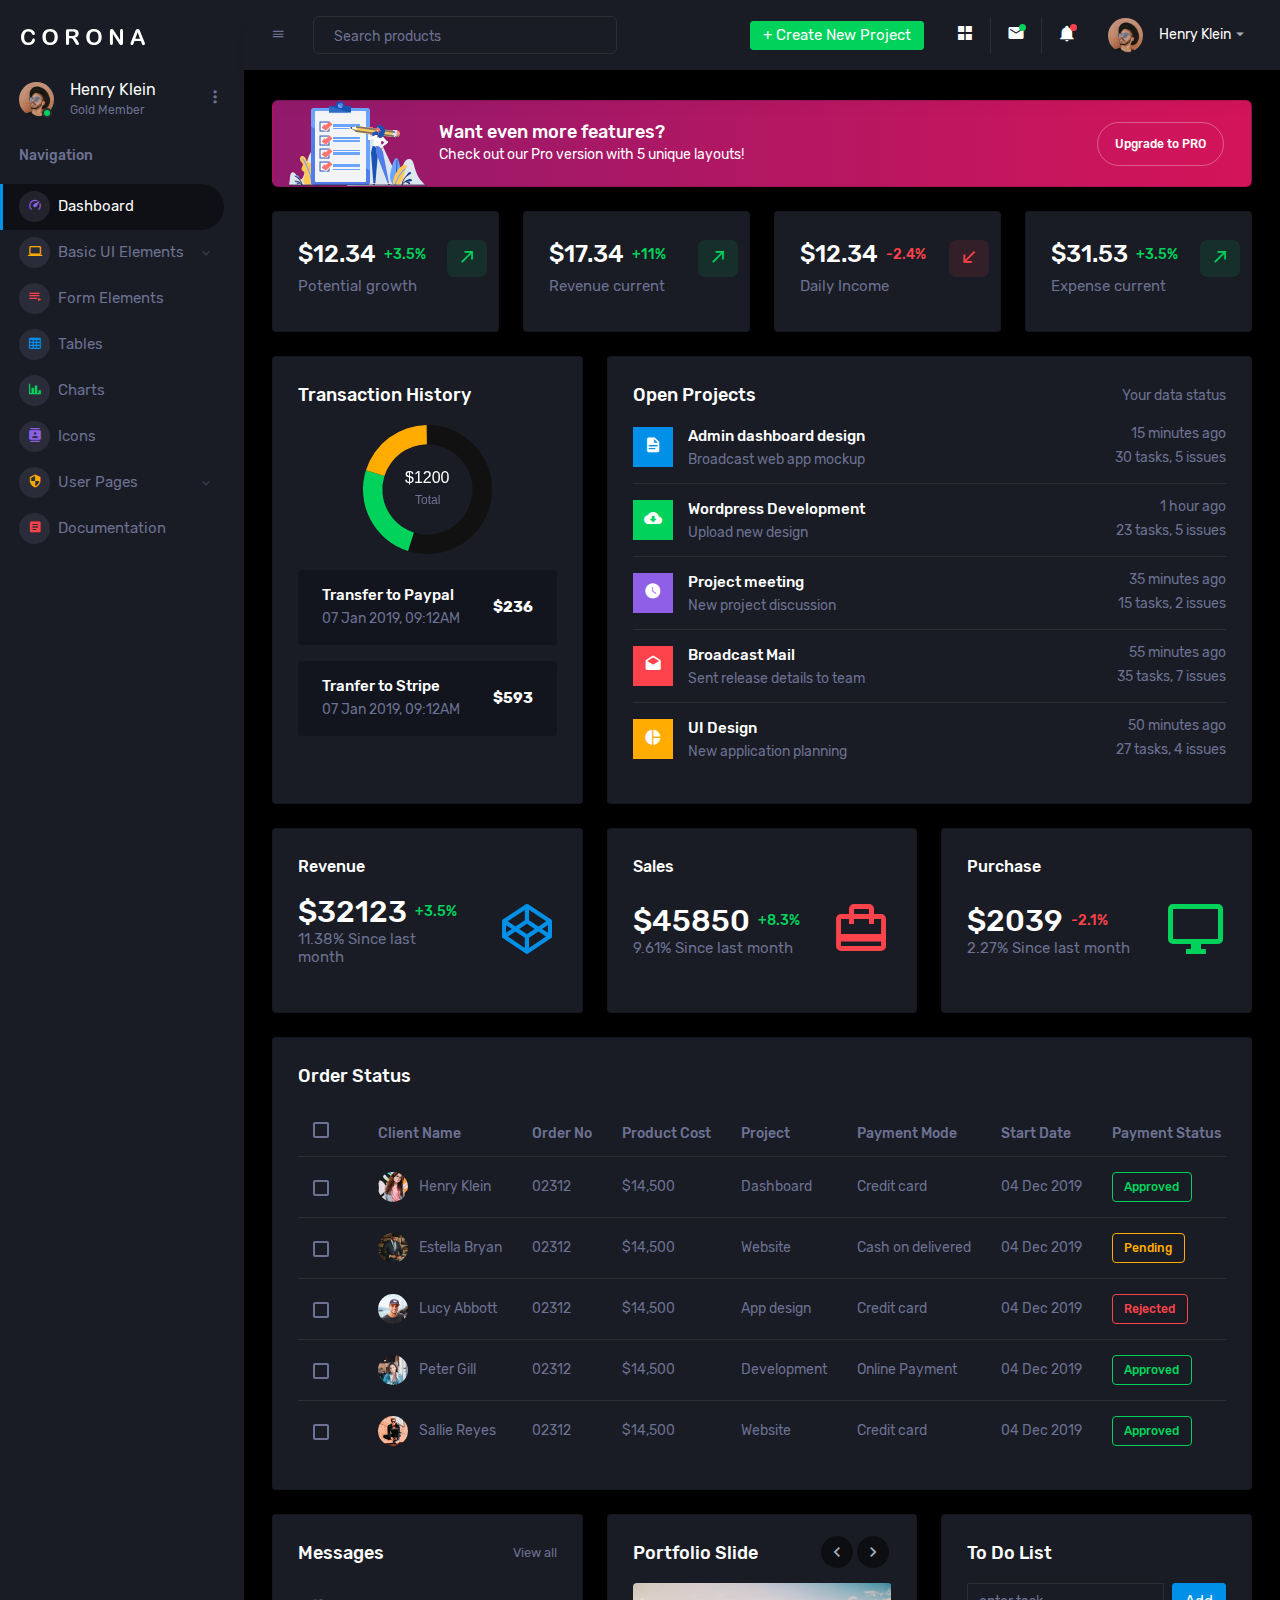
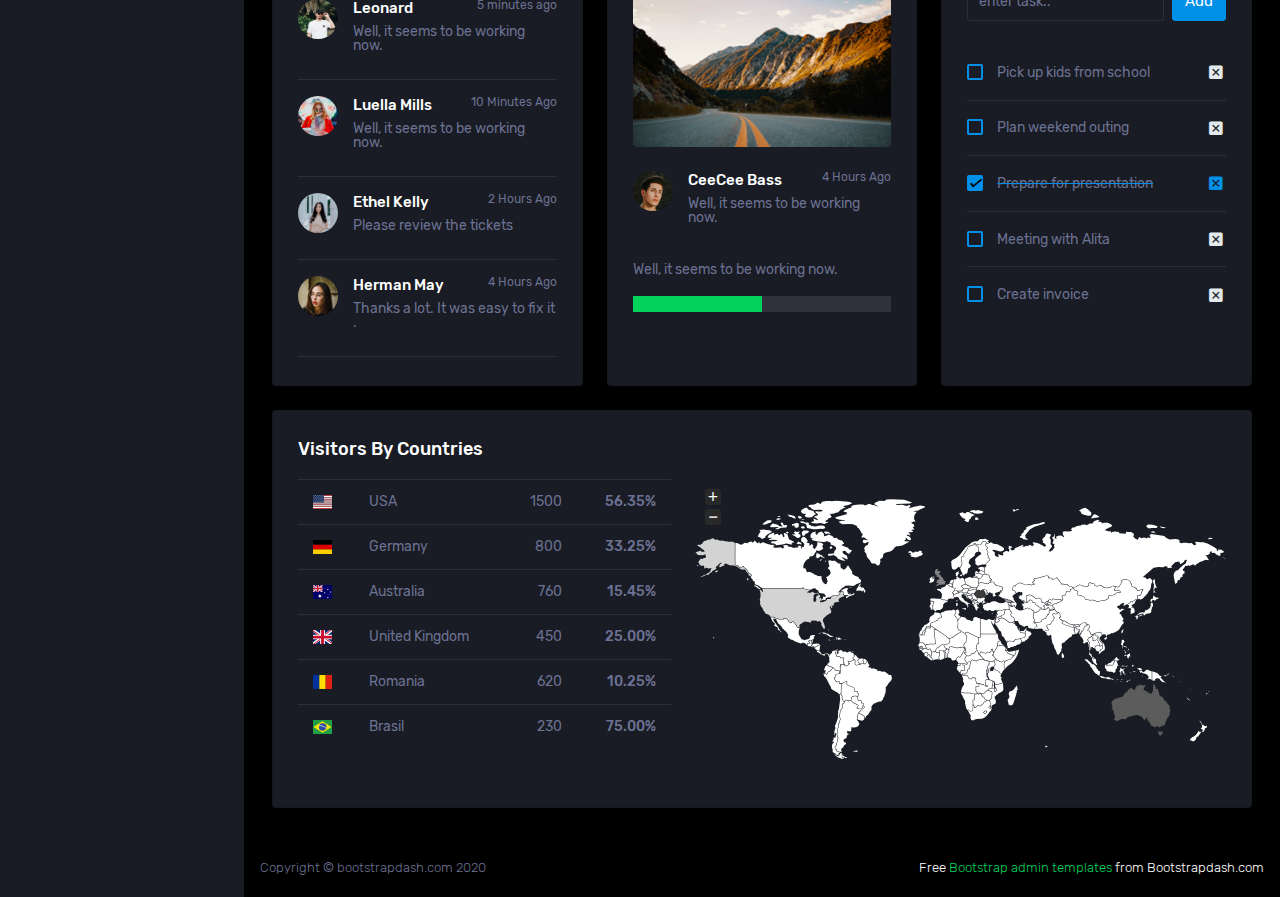
<file: public/admin/index.html>
<!DOCTYPE html>
<html lang="en">
  <head>
    <!-- Required meta tags -->
    <meta charset="utf-8">
    <meta name="viewport" content="width=device-width, initial-scale=1, shrink-to-fit=no">
    <title>Corona Admin</title>
    <!-- plugins:css -->
    <link rel="stylesheet" href="assets/vendors/mdi/css/materialdesignicons.min.css">
    <link rel="stylesheet" href="assets/vendors/css/vendor.bundle.base.css">
    <!-- endinject -->
    <!-- Plugin css for this page -->
    <link rel="stylesheet" href="assets/vendors/jvectormap/jquery-jvectormap.css">
    <link rel="stylesheet" href="assets/vendors/flag-icon-css/css/flag-icon.min.css">
    <link rel="stylesheet" href="assets/vendors/owl-carousel-2/owl.carousel.min.css">
    <link rel="stylesheet" href="assets/vendors/owl-carousel-2/owl.theme.default.min.css">
    <!-- End plugin css for this page -->
    <!-- inject:css -->
    <!-- endinject -->
    <!-- Layout styles -->
    <link rel="stylesheet" href="assets/css/style.css">
    <!-- End layout styles -->
    <link rel="shortcut icon" href="assets/images/favicon.png" />
  </head>
  <body>
    <div class="container-scroller">
      <!-- partial:partials/_sidebar.html -->
      <nav class="sidebar sidebar-offcanvas" id="sidebar">
        <div class="sidebar-brand-wrapper d-none d-lg-flex align-items-center justify-content-center fixed-top">
          <a class="sidebar-brand brand-logo" href="index.html"><img src="assets/images/logo.svg" alt="logo" /></a>
          <a class="sidebar-brand brand-logo-mini" href="index.html"><img src="assets/images/logo-mini.svg" alt="logo" /></a>
        </div>
        <ul class="nav">
          <li class="nav-item profile">
            <div class="profile-desc">
              <div class="profile-pic">
                <div class="count-indicator">
                  <img class="img-xs rounded-circle " src="assets/images/faces/face15.jpg" alt="">
                  <span class="count bg-success"></span>
                </div>
                <div class="profile-name">
                  <h5 class="mb-0 font-weight-normal">Henry Klein</h5>
                  <span>Gold Member</span>
                </div>
              </div>
              <a href="#" id="profile-dropdown" data-toggle="dropdown"><i class="mdi mdi-dots-vertical"></i></a>
              <div class="dropdown-menu dropdown-menu-right sidebar-dropdown preview-list" aria-labelledby="profile-dropdown">
                <a href="#" class="dropdown-item preview-item">
                  <div class="preview-thumbnail">
                    <div class="preview-icon bg-dark rounded-circle">
                      <i class="mdi mdi-settings text-primary"></i>
                    </div>
                  </div>
                  <div class="preview-item-content">
                    <p class="preview-subject ellipsis mb-1 text-small">Account settings</p>
                  </div>
                </a>
                <div class="dropdown-divider"></div>
                <a href="#" class="dropdown-item preview-item">
                  <div class="preview-thumbnail">
                    <div class="preview-icon bg-dark rounded-circle">
                      <i class="mdi mdi-onepassword  text-info"></i>
                    </div>
                  </div>
                  <div class="preview-item-content">
                    <p class="preview-subject ellipsis mb-1 text-small">Change Password</p>
                  </div>
                </a>
                <div class="dropdown-divider"></div>
                <a href="#" class="dropdown-item preview-item">
                  <div class="preview-thumbnail">
                    <div class="preview-icon bg-dark rounded-circle">
                      <i class="mdi mdi-calendar-today text-success"></i>
                    </div>
                  </div>
                  <div class="preview-item-content">
                    <p class="preview-subject ellipsis mb-1 text-small">To-do list</p>
                  </div>
                </a>
              </div>
            </div>
          </li>
          <li class="nav-item nav-category">
            <span class="nav-link">Navigation</span>
          </li>
          <li class="nav-item menu-items">
            <a class="nav-link" href="index.html">
              <span class="menu-icon">
                <i class="mdi mdi-speedometer"></i>
              </span>
              <span class="menu-title">Dashboard</span>
            </a>
          </li>
          <li class="nav-item menu-items">
            <a class="nav-link" data-toggle="collapse" href="#ui-basic" aria-expanded="false" aria-controls="ui-basic">
              <span class="menu-icon">
                <i class="mdi mdi-laptop"></i>
              </span>
              <span class="menu-title">Basic UI Elements</span>
              <i class="menu-arrow"></i>
            </a>
            <div class="collapse" id="ui-basic">
              <ul class="nav flex-column sub-menu">
                <li class="nav-item"> <a class="nav-link" href="pages/ui-features/buttons.html">Buttons</a></li>
                <li class="nav-item"> <a class="nav-link" href="pages/ui-features/dropdowns.html">Dropdowns</a></li>
                <li class="nav-item"> <a class="nav-link" href="pages/ui-features/typography.html">Typography</a></li>
              </ul>
            </div>
          </li>
          <li class="nav-item menu-items">
            <a class="nav-link" href="pages/forms/basic_elements.html">
              <span class="menu-icon">
                <i class="mdi mdi-playlist-play"></i>
              </span>
              <span class="menu-title">Form Elements</span>
            </a>
          </li>
          <li class="nav-item menu-items">
            <a class="nav-link" href="pages/tables/basic-table.html">
              <span class="menu-icon">
                <i class="mdi mdi-table-large"></i>
              </span>
              <span class="menu-title">Tables</span>
            </a>
          </li>
          <li class="nav-item menu-items">
            <a class="nav-link" href="pages/charts/chartjs.html">
              <span class="menu-icon">
                <i class="mdi mdi-chart-bar"></i>
              </span>
              <span class="menu-title">Charts</span>
            </a>
          </li>
          <li class="nav-item menu-items">
            <a class="nav-link" href="pages/icons/mdi.html">
              <span class="menu-icon">
                <i class="mdi mdi-contacts"></i>
              </span>
              <span class="menu-title">Icons</span>
            </a>
          </li>
          <li class="nav-item menu-items">
            <a class="nav-link" data-toggle="collapse" href="#auth" aria-expanded="false" aria-controls="auth">
              <span class="menu-icon">
                <i class="mdi mdi-security"></i>
              </span>
              <span class="menu-title">User Pages</span>
              <i class="menu-arrow"></i>
            </a>
            <div class="collapse" id="auth">
              <ul class="nav flex-column sub-menu">
                <li class="nav-item"> <a class="nav-link" href="pages/samples/blank-page.html"> Blank Page </a></li>
                <li class="nav-item"> <a class="nav-link" href="pages/samples/error-404.html"> 404 </a></li>
                <li class="nav-item"> <a class="nav-link" href="pages/samples/error-500.html"> 500 </a></li>
                <li class="nav-item"> <a class="nav-link" href="pages/samples/login.html"> Login </a></li>
                <li class="nav-item"> <a class="nav-link" href="pages/samples/register.html"> Register </a></li>
              </ul>
            </div>
          </li>
          <li class="nav-item menu-items">
            <a class="nav-link" href="http://www.bootstrapdash.com/demo/corona-free/jquery/documentation/documentation.html">
              <span class="menu-icon">
                <i class="mdi mdi-file-document-box"></i>
              </span>
              <span class="menu-title">Documentation</span>
            </a>
          </li>
        </ul>
      </nav>
      <!-- partial -->
      <div class="container-fluid page-body-wrapper">
        <!-- partial:partials/_navbar.html -->
        <nav class="navbar p-0 fixed-top d-flex flex-row">
          <div class="navbar-brand-wrapper d-flex d-lg-none align-items-center justify-content-center">
            <a class="navbar-brand brand-logo-mini" href="index.html"><img src="assets/images/logo-mini.svg" alt="logo" /></a>
          </div>
          <div class="navbar-menu-wrapper flex-grow d-flex align-items-stretch">
            <button class="navbar-toggler navbar-toggler align-self-center" type="button" data-toggle="minimize">
              <span class="mdi mdi-menu"></span>
            </button>
            <ul class="navbar-nav w-100">
              <li class="nav-item w-100">
                <form class="nav-link mt-2 mt-md-0 d-none d-lg-flex search">
                  <input type="text" class="form-control" placeholder="Search products">
                </form>
              </li>
            </ul>
            <ul class="navbar-nav navbar-nav-right">
              <li class="nav-item dropdown d-none d-lg-block">
                <a class="nav-link btn btn-success create-new-button" id="createbuttonDropdown" data-toggle="dropdown" aria-expanded="false" href="#">+ Create New Project</a>
                <div class="dropdown-menu dropdown-menu-right navbar-dropdown preview-list" aria-labelledby="createbuttonDropdown">
                  <h6 class="p-3 mb-0">Projects</h6>
                  <div class="dropdown-divider"></div>
                  <a class="dropdown-item preview-item">
                    <div class="preview-thumbnail">
                      <div class="preview-icon bg-dark rounded-circle">
                        <i class="mdi mdi-file-outline text-primary"></i>
                      </div>
                    </div>
                    <div class="preview-item-content">
                      <p class="preview-subject ellipsis mb-1">Software Development</p>
                    </div>
                  </a>
                  <div class="dropdown-divider"></div>
                  <a class="dropdown-item preview-item">
                    <div class="preview-thumbnail">
                      <div class="preview-icon bg-dark rounded-circle">
                        <i class="mdi mdi-web text-info"></i>
                      </div>
                    </div>
                    <div class="preview-item-content">
                      <p class="preview-subject ellipsis mb-1">UI Development</p>
                    </div>
                  </a>
                  <div class="dropdown-divider"></div>
                  <a class="dropdown-item preview-item">
                    <div class="preview-thumbnail">
                      <div class="preview-icon bg-dark rounded-circle">
                        <i class="mdi mdi-layers text-danger"></i>
                      </div>
                    </div>
                    <div class="preview-item-content">
                      <p class="preview-subject ellipsis mb-1">Software Testing</p>
                    </div>
                  </a>
                  <div class="dropdown-divider"></div>
                  <p class="p-3 mb-0 text-center">See all projects</p>
                </div>
              </li>
              <li class="nav-item nav-settings d-none d-lg-block">
                <a class="nav-link" href="#">
                  <i class="mdi mdi-view-grid"></i>
                </a>
              </li>
              <li class="nav-item dropdown border-left">
                <a class="nav-link count-indicator dropdown-toggle" id="messageDropdown" href="#" data-toggle="dropdown" aria-expanded="false">
                  <i class="mdi mdi-email"></i>
                  <span class="count bg-success"></span>
                </a>
                <div class="dropdown-menu dropdown-menu-right navbar-dropdown preview-list" aria-labelledby="messageDropdown">
                  <h6 class="p-3 mb-0">Messages</h6>
                  <div class="dropdown-divider"></div>
                  <a class="dropdown-item preview-item">
                    <div class="preview-thumbnail">
                      <img src="assets/images/faces/face4.jpg" alt="image" class="rounded-circle profile-pic">
                    </div>
                    <div class="preview-item-content">
                      <p class="preview-subject ellipsis mb-1">Mark send you a message</p>
                      <p class="text-muted mb-0"> 1 Minutes ago </p>
                    </div>
                  </a>
                  <div class="dropdown-divider"></div>
                  <a class="dropdown-item preview-item">
                    <div class="preview-thumbnail">
                      <img src="assets/images/faces/face2.jpg" alt="image" class="rounded-circle profile-pic">
                    </div>
                    <div class="preview-item-content">
                      <p class="preview-subject ellipsis mb-1">Cregh send you a message</p>
                      <p class="text-muted mb-0"> 15 Minutes ago </p>
                    </div>
                  </a>
                  <div class="dropdown-divider"></div>
                  <a class="dropdown-item preview-item">
                    <div class="preview-thumbnail">
                      <img src="assets/images/faces/face3.jpg" alt="image" class="rounded-circle profile-pic">
                    </div>
                    <div class="preview-item-content">
                      <p class="preview-subject ellipsis mb-1">Profile picture updated</p>
                      <p class="text-muted mb-0"> 18 Minutes ago </p>
                    </div>
                  </a>
                  <div class="dropdown-divider"></div>
                  <p class="p-3 mb-0 text-center">4 new messages</p>
                </div>
              </li>
              <li class="nav-item dropdown border-left">
                <a class="nav-link count-indicator dropdown-toggle" id="notificationDropdown" href="#" data-toggle="dropdown">
                  <i class="mdi mdi-bell"></i>
                  <span class="count bg-danger"></span>
                </a>
                <div class="dropdown-menu dropdown-menu-right navbar-dropdown preview-list" aria-labelledby="notificationDropdown">
                  <h6 class="p-3 mb-0">Notifications</h6>
                  <div class="dropdown-divider"></div>
                  <a class="dropdown-item preview-item">
                    <div class="preview-thumbnail">
                      <div class="preview-icon bg-dark rounded-circle">
                        <i class="mdi mdi-calendar text-success"></i>
                      </div>
                    </div>
                    <div class="preview-item-content">
                      <p class="preview-subject mb-1">Event today</p>
                      <p class="text-muted ellipsis mb-0"> Just a reminder that you have an event today </p>
                    </div>
                  </a>
                  <div class="dropdown-divider"></div>
                  <a class="dropdown-item preview-item">
                    <div class="preview-thumbnail">
                      <div class="preview-icon bg-dark rounded-circle">
                        <i class="mdi mdi-settings text-danger"></i>
                      </div>
                    </div>
                    <div class="preview-item-content">
                      <p class="preview-subject mb-1">Settings</p>
                      <p class="text-muted ellipsis mb-0"> Update dashboard </p>
                    </div>
                  </a>
                  <div class="dropdown-divider"></div>
                  <a class="dropdown-item preview-item">
                    <div class="preview-thumbnail">
                      <div class="preview-icon bg-dark rounded-circle">
                        <i class="mdi mdi-link-variant text-warning"></i>
                      </div>
                    </div>
                    <div class="preview-item-content">
                      <p class="preview-subject mb-1">Launch Admin</p>
                      <p class="text-muted ellipsis mb-0"> New admin wow! </p>
                    </div>
                  </a>
                  <div class="dropdown-divider"></div>
                  <p class="p-3 mb-0 text-center">See all notifications</p>
                </div>
              </li>
              <li class="nav-item dropdown">
                <a class="nav-link" id="profileDropdown" href="#" data-toggle="dropdown">
                  <div class="navbar-profile">
                    <img class="img-xs rounded-circle" src="assets/images/faces/face15.jpg" alt="">
                    <p class="mb-0 d-none d-sm-block navbar-profile-name">Henry Klein</p>
                    <i class="mdi mdi-menu-down d-none d-sm-block"></i>
                  </div>
                </a>
                <div class="dropdown-menu dropdown-menu-right navbar-dropdown preview-list" aria-labelledby="profileDropdown">
                  <h6 class="p-3 mb-0">Profile</h6>
                  <div class="dropdown-divider"></div>
                  <a class="dropdown-item preview-item">
                    <div class="preview-thumbnail">
                      <div class="preview-icon bg-dark rounded-circle">
                        <i class="mdi mdi-settings text-success"></i>
                      </div>
                    </div>
                    <div class="preview-item-content">
                      <p class="preview-subject mb-1">Settings</p>
                    </div>
                  </a>
                  <div class="dropdown-divider"></div>
                  <a class="dropdown-item preview-item">
                    <div class="preview-thumbnail">
                      <div class="preview-icon bg-dark rounded-circle">
                        <i class="mdi mdi-logout text-danger"></i>
                      </div>
                    </div>
                    <div class="preview-item-content">
                      <p class="preview-subject mb-1">Log out</p>
                    </div>
                  </a>
                  <div class="dropdown-divider"></div>
                  <p class="p-3 mb-0 text-center">Advanced settings</p>
                </div>
              </li>
            </ul>
            <button class="navbar-toggler navbar-toggler-right d-lg-none align-self-center" type="button" data-toggle="offcanvas">
              <span class="mdi mdi-format-line-spacing"></span>
            </button>
          </div>
        </nav>
        <!-- partial -->
        <div class="main-panel">
          <div class="content-wrapper">
            <div class="row">
              <div class="col-12 grid-margin stretch-card">
                <div class="card corona-gradient-card">
                  <div class="card-body py-0 px-0 px-sm-3">
                    <div class="row align-items-center">
                      <div class="col-4 col-sm-3 col-xl-2">
                        <img src="assets/images/dashboard/Group126@2x.png" class="gradient-corona-img img-fluid" alt="">
                      </div>
                      <div class="col-5 col-sm-7 col-xl-8 p-0">
                        <h4 class="mb-1 mb-sm-0">Want even more features?</h4>
                        <p class="mb-0 font-weight-normal d-none d-sm-block">Check out our Pro version with 5 unique layouts!</p>
                      </div>
                      <div class="col-3 col-sm-2 col-xl-2 pl-0 text-center">
                        <span>
                          <a href="https://www.bootstrapdash.com/product/corona-admin-template/" target="_blank" class="btn btn-outline-light btn-rounded get-started-btn">Upgrade to PRO</a>
                        </span>
                      </div>
                    </div>
                  </div>
                </div>
              </div>
            </div>
            <div class="row">
              <div class="col-xl-3 col-sm-6 grid-margin stretch-card">
                <div class="card">
                  <div class="card-body">
                    <div class="row">
                      <div class="col-9">
                        <div class="d-flex align-items-center align-self-start">
                          <h3 class="mb-0">$12.34</h3>
                          <p class="text-success ml-2 mb-0 font-weight-medium">+3.5%</p>
                        </div>
                      </div>
                      <div class="col-3">
                        <div class="icon icon-box-success ">
                          <span class="mdi mdi-arrow-top-right icon-item"></span>
                        </div>
                      </div>
                    </div>
                    <h6 class="text-muted font-weight-normal">Potential growth</h6>
                  </div>
                </div>
              </div>
              <div class="col-xl-3 col-sm-6 grid-margin stretch-card">
                <div class="card">
                  <div class="card-body">
                    <div class="row">
                      <div class="col-9">
                        <div class="d-flex align-items-center align-self-start">
                          <h3 class="mb-0">$17.34</h3>
                          <p class="text-success ml-2 mb-0 font-weight-medium">+11%</p>
                        </div>
                      </div>
                      <div class="col-3">
                        <div class="icon icon-box-success">
                          <span class="mdi mdi-arrow-top-right icon-item"></span>
                        </div>
                      </div>
                    </div>
                    <h6 class="text-muted font-weight-normal">Revenue current</h6>
                  </div>
                </div>
              </div>
              <div class="col-xl-3 col-sm-6 grid-margin stretch-card">
                <div class="card">
                  <div class="card-body">
                    <div class="row">
                      <div class="col-9">
                        <div class="d-flex align-items-center align-self-start">
                          <h3 class="mb-0">$12.34</h3>
                          <p class="text-danger ml-2 mb-0 font-weight-medium">-2.4%</p>
                        </div>
                      </div>
                      <div class="col-3">
                        <div class="icon icon-box-danger">
                          <span class="mdi mdi-arrow-bottom-left icon-item"></span>
                        </div>
                      </div>
                    </div>
                    <h6 class="text-muted font-weight-normal">Daily Income</h6>
                  </div>
                </div>
              </div>
              <div class="col-xl-3 col-sm-6 grid-margin stretch-card">
                <div class="card">
                  <div class="card-body">
                    <div class="row">
                      <div class="col-9">
                        <div class="d-flex align-items-center align-self-start">
                          <h3 class="mb-0">$31.53</h3>
                          <p class="text-success ml-2 mb-0 font-weight-medium">+3.5%</p>
                        </div>
                      </div>
                      <div class="col-3">
                        <div class="icon icon-box-success ">
                          <span class="mdi mdi-arrow-top-right icon-item"></span>
                        </div>
                      </div>
                    </div>
                    <h6 class="text-muted font-weight-normal">Expense current</h6>
                  </div>
                </div>
              </div>
            </div>
            <div class="row">
              <div class="col-md-4 grid-margin stretch-card">
                <div class="card">
                  <div class="card-body">
                    <h4 class="card-title">Transaction History</h4>
                    <canvas id="transaction-history" class="transaction-chart"></canvas>
                    <div class="bg-gray-dark d-flex d-md-block d-xl-flex flex-row py-3 px-4 px-md-3 px-xl-4 rounded mt-3">
                      <div class="text-md-center text-xl-left">
                        <h6 class="mb-1">Transfer to Paypal</h6>
                        <p class="text-muted mb-0">07 Jan 2019, 09:12AM</p>
                      </div>
                      <div class="align-self-center flex-grow text-right text-md-center text-xl-right py-md-2 py-xl-0">
                        <h6 class="font-weight-bold mb-0">$236</h6>
                      </div>
                    </div>
                    <div class="bg-gray-dark d-flex d-md-block d-xl-flex flex-row py-3 px-4 px-md-3 px-xl-4 rounded mt-3">
                      <div class="text-md-center text-xl-left">
                        <h6 class="mb-1">Tranfer to Stripe</h6>
                        <p class="text-muted mb-0">07 Jan 2019, 09:12AM</p>
                      </div>
                      <div class="align-self-center flex-grow text-right text-md-center text-xl-right py-md-2 py-xl-0">
                        <h6 class="font-weight-bold mb-0">$593</h6>
                      </div>
                    </div>
                  </div>
                </div>
              </div>
              <div class="col-md-8 grid-margin stretch-card">
                <div class="card">
                  <div class="card-body">
                    <div class="d-flex flex-row justify-content-between">
                      <h4 class="card-title mb-1">Open Projects</h4>
                      <p class="text-muted mb-1">Your data status</p>
                    </div>
                    <div class="row">
                      <div class="col-12">
                        <div class="preview-list">
                          <div class="preview-item border-bottom">
                            <div class="preview-thumbnail">
                              <div class="preview-icon bg-primary">
                                <i class="mdi mdi-file-document"></i>
                              </div>
                            </div>
                            <div class="preview-item-content d-sm-flex flex-grow">
                              <div class="flex-grow">
                                <h6 class="preview-subject">Admin dashboard design</h6>
                                <p class="text-muted mb-0">Broadcast web app mockup</p>
                              </div>
                              <div class="mr-auto text-sm-right pt-2 pt-sm-0">
                                <p class="text-muted">15 minutes ago</p>
                                <p class="text-muted mb-0">30 tasks, 5 issues </p>
                              </div>
                            </div>
                          </div>
                          <div class="preview-item border-bottom">
                            <div class="preview-thumbnail">
                              <div class="preview-icon bg-success">
                                <i class="mdi mdi-cloud-download"></i>
                              </div>
                            </div>
                            <div class="preview-item-content d-sm-flex flex-grow">
                              <div class="flex-grow">
                                <h6 class="preview-subject">Wordpress Development</h6>
                                <p class="text-muted mb-0">Upload new design</p>
                              </div>
                              <div class="mr-auto text-sm-right pt-2 pt-sm-0">
                                <p class="text-muted">1 hour ago</p>
                                <p class="text-muted mb-0">23 tasks, 5 issues </p>
                              </div>
                            </div>
                          </div>
                          <div class="preview-item border-bottom">
                            <div class="preview-thumbnail">
                              <div class="preview-icon bg-info">
                                <i class="mdi mdi-clock"></i>
                              </div>
                            </div>
                            <div class="preview-item-content d-sm-flex flex-grow">
                              <div class="flex-grow">
                                <h6 class="preview-subject">Project meeting</h6>
                                <p class="text-muted mb-0">New project discussion</p>
                              </div>
                              <div class="mr-auto text-sm-right pt-2 pt-sm-0">
                                <p class="text-muted">35 minutes ago</p>
                                <p class="text-muted mb-0">15 tasks, 2 issues</p>
                              </div>
                            </div>
                          </div>
                          <div class="preview-item border-bottom">
                            <div class="preview-thumbnail">
                              <div class="preview-icon bg-danger">
                                <i class="mdi mdi-email-open"></i>
                              </div>
                            </div>
                            <div class="preview-item-content d-sm-flex flex-grow">
                              <div class="flex-grow">
                                <h6 class="preview-subject">Broadcast Mail</h6>
                                <p class="text-muted mb-0">Sent release details to team</p>
                              </div>
                              <div class="mr-auto text-sm-right pt-2 pt-sm-0">
                                <p class="text-muted">55 minutes ago</p>
                                <p class="text-muted mb-0">35 tasks, 7 issues </p>
                              </div>
                            </div>
                          </div>
                          <div class="preview-item">
                            <div class="preview-thumbnail">
                              <div class="preview-icon bg-warning">
                                <i class="mdi mdi-chart-pie"></i>
                              </div>
                            </div>
                            <div class="preview-item-content d-sm-flex flex-grow">
                              <div class="flex-grow">
                                <h6 class="preview-subject">UI Design</h6>
                                <p class="text-muted mb-0">New application planning</p>
                              </div>
                              <div class="mr-auto text-sm-right pt-2 pt-sm-0">
                                <p class="text-muted">50 minutes ago</p>
                                <p class="text-muted mb-0">27 tasks, 4 issues </p>
                              </div>
                            </div>
                          </div>
                        </div>
                      </div>
                    </div>
                  </div>
                </div>
              </div>
            </div>
            <div class="row">
              <div class="col-sm-4 grid-margin">
                <div class="card">
                  <div class="card-body">
                    <h5>Revenue</h5>
                    <div class="row">
                      <div class="col-8 col-sm-12 col-xl-8 my-auto">
                        <div class="d-flex d-sm-block d-md-flex align-items-center">
                          <h2 class="mb-0">$32123</h2>
                          <p class="text-success ml-2 mb-0 font-weight-medium">+3.5%</p>
                        </div>
                        <h6 class="text-muted font-weight-normal">11.38% Since last month</h6>
                      </div>
                      <div class="col-4 col-sm-12 col-xl-4 text-center text-xl-right">
                        <i class="icon-lg mdi mdi-codepen text-primary ml-auto"></i>
                      </div>
                    </div>
                  </div>
                </div>
              </div>
              <div class="col-sm-4 grid-margin">
                <div class="card">
                  <div class="card-body">
                    <h5>Sales</h5>
                    <div class="row">
                      <div class="col-8 col-sm-12 col-xl-8 my-auto">
                        <div class="d-flex d-sm-block d-md-flex align-items-center">
                          <h2 class="mb-0">$45850</h2>
                          <p class="text-success ml-2 mb-0 font-weight-medium">+8.3%</p>
                        </div>
                        <h6 class="text-muted font-weight-normal"> 9.61% Since last month</h6>
                      </div>
                      <div class="col-4 col-sm-12 col-xl-4 text-center text-xl-right">
                        <i class="icon-lg mdi mdi-wallet-travel text-danger ml-auto"></i>
                      </div>
                    </div>
                  </div>
                </div>
              </div>
              <div class="col-sm-4 grid-margin">
                <div class="card">
                  <div class="card-body">
                    <h5>Purchase</h5>
                    <div class="row">
                      <div class="col-8 col-sm-12 col-xl-8 my-auto">
                        <div class="d-flex d-sm-block d-md-flex align-items-center">
                          <h2 class="mb-0">$2039</h2>
                          <p class="text-danger ml-2 mb-0 font-weight-medium">-2.1% </p>
                        </div>
                        <h6 class="text-muted font-weight-normal">2.27% Since last month</h6>
                      </div>
                      <div class="col-4 col-sm-12 col-xl-4 text-center text-xl-right">
                        <i class="icon-lg mdi mdi-monitor text-success ml-auto"></i>
                      </div>
                    </div>
                  </div>
                </div>
              </div>
            </div>
            <div class="row ">
              <div class="col-12 grid-margin">
                <div class="card">
                  <div class="card-body">
                    <h4 class="card-title">Order Status</h4>
                    <div class="table-responsive">
                      <table class="table">
                        <thead>
                          <tr>
                            <th>
                              <div class="form-check form-check-muted m-0">
                                <label class="form-check-label">
                                  <input type="checkbox" class="form-check-input">
                                </label>
                              </div>
                            </th>
                            <th> Client Name </th>
                            <th> Order No </th>
                            <th> Product Cost </th>
                            <th> Project </th>
                            <th> Payment Mode </th>
                            <th> Start Date </th>
                            <th> Payment Status </th>
                          </tr>
                        </thead>
                        <tbody>
                          <tr>
                            <td>
                              <div class="form-check form-check-muted m-0">
                                <label class="form-check-label">
                                  <input type="checkbox" class="form-check-input">
                                </label>
                              </div>
                            </td>
                            <td>
                              <img src="assets/images/faces/face1.jpg" alt="image" />
                              <span class="pl-2">Henry Klein</span>
                            </td>
                            <td> 02312 </td>
                            <td> $14,500 </td>
                            <td> Dashboard </td>
                            <td> Credit card </td>
                            <td> 04 Dec 2019 </td>
                            <td>
                              <div class="badge badge-outline-success">Approved</div>
                            </td>
                          </tr>
                          <tr>
                            <td>
                              <div class="form-check form-check-muted m-0">
                                <label class="form-check-label">
                                  <input type="checkbox" class="form-check-input">
                                </label>
                              </div>
                            </td>
                            <td>
                              <img src="assets/images/faces/face2.jpg" alt="image" />
                              <span class="pl-2">Estella Bryan</span>
                            </td>
                            <td> 02312 </td>
                            <td> $14,500 </td>
                            <td> Website </td>
                            <td> Cash on delivered </td>
                            <td> 04 Dec 2019 </td>
                            <td>
                              <div class="badge badge-outline-warning">Pending</div>
                            </td>
                          </tr>
                          <tr>
                            <td>
                              <div class="form-check form-check-muted m-0">
                                <label class="form-check-label">
                                  <input type="checkbox" class="form-check-input">
                                </label>
                              </div>
                            </td>
                            <td>
                              <img src="assets/images/faces/face5.jpg" alt="image" />
                              <span class="pl-2">Lucy Abbott</span>
                            </td>
                            <td> 02312 </td>
                            <td> $14,500 </td>
                            <td> App design </td>
                            <td> Credit card </td>
                            <td> 04 Dec 2019 </td>
                            <td>
                              <div class="badge badge-outline-danger">Rejected</div>
                            </td>
                          </tr>
                          <tr>
                            <td>
                              <div class="form-check form-check-muted m-0">
                                <label class="form-check-label">
                                  <input type="checkbox" class="form-check-input">
                                </label>
                              </div>
                            </td>
                            <td>
                              <img src="assets/images/faces/face3.jpg" alt="image" />
                              <span class="pl-2">Peter Gill</span>
                            </td>
                            <td> 02312 </td>
                            <td> $14,500 </td>
                            <td> Development </td>
                            <td> Online Payment </td>
                            <td> 04 Dec 2019 </td>
                            <td>
                              <div class="badge badge-outline-success">Approved</div>
                            </td>
                          </tr>
                          <tr>
                            <td>
                              <div class="form-check form-check-muted m-0">
                                <label class="form-check-label">
                                  <input type="checkbox" class="form-check-input">
                                </label>
                              </div>
                            </td>
                            <td>
                              <img src="assets/images/faces/face4.jpg" alt="image" />
                              <span class="pl-2">Sallie Reyes</span>
                            </td>
                            <td> 02312 </td>
                            <td> $14,500 </td>
                            <td> Website </td>
                            <td> Credit card </td>
                            <td> 04 Dec 2019 </td>
                            <td>
                              <div class="badge badge-outline-success">Approved</div>
                            </td>
                          </tr>
                        </tbody>
                      </table>
                    </div>
                  </div>
                </div>
              </div>
            </div>
            <div class="row">
              <div class="col-md-6 col-xl-4 grid-margin stretch-card">
                <div class="card">
                  <div class="card-body">
                    <div class="d-flex flex-row justify-content-between">
                      <h4 class="card-title">Messages</h4>
                      <p class="text-muted mb-1 small">View all</p>
                    </div>
                    <div class="preview-list">
                      <div class="preview-item border-bottom">
                        <div class="preview-thumbnail">
                          <img src="assets/images/faces/face6.jpg" alt="image" class="rounded-circle" />
                        </div>
                        <div class="preview-item-content d-flex flex-grow">
                          <div class="flex-grow">
                            <div class="d-flex d-md-block d-xl-flex justify-content-between">
                              <h6 class="preview-subject">Leonard</h6>
                              <p class="text-muted text-small">5 minutes ago</p>
                            </div>
                            <p class="text-muted">Well, it seems to be working now.</p>
                          </div>
                        </div>
                      </div>
                      <div class="preview-item border-bottom">
                        <div class="preview-thumbnail">
                          <img src="assets/images/faces/face8.jpg" alt="image" class="rounded-circle" />
                        </div>
                        <div class="preview-item-content d-flex flex-grow">
                          <div class="flex-grow">
                            <div class="d-flex d-md-block d-xl-flex justify-content-between">
                              <h6 class="preview-subject">Luella Mills</h6>
                              <p class="text-muted text-small">10 Minutes Ago</p>
                            </div>
                            <p class="text-muted">Well, it seems to be working now.</p>
                          </div>
                        </div>
                      </div>
                      <div class="preview-item border-bottom">
                        <div class="preview-thumbnail">
                          <img src="assets/images/faces/face9.jpg" alt="image" class="rounded-circle" />
                        </div>
                        <div class="preview-item-content d-flex flex-grow">
                          <div class="flex-grow">
                            <div class="d-flex d-md-block d-xl-flex justify-content-between">
                              <h6 class="preview-subject">Ethel Kelly</h6>
                              <p class="text-muted text-small">2 Hours Ago</p>
                            </div>
                            <p class="text-muted">Please review the tickets</p>
                          </div>
                        </div>
                      </div>
                      <div class="preview-item border-bottom">
                        <div class="preview-thumbnail">
                          <img src="assets/images/faces/face11.jpg" alt="image" class="rounded-circle" />
                        </div>
                        <div class="preview-item-content d-flex flex-grow">
                          <div class="flex-grow">
                            <div class="d-flex d-md-block d-xl-flex justify-content-between">
                              <h6 class="preview-subject">Herman May</h6>
                              <p class="text-muted text-small">4 Hours Ago</p>
                            </div>
                            <p class="text-muted">Thanks a lot. It was easy to fix it .</p>
                          </div>
                        </div>
                      </div>
                    </div>
                  </div>
                </div>
              </div>
              <div class="col-md-6 col-xl-4 grid-margin stretch-card">
                <div class="card">
                  <div class="card-body">
                    <h4 class="card-title">Portfolio Slide</h4>
                    <div class="owl-carousel owl-theme full-width owl-carousel-dash portfolio-carousel" id="owl-carousel-basic">
                      <div class="item">
                        <img src="assets/images/dashboard/Rectangle.jpg" alt="">
                      </div>
                      <div class="item">
                        <img src="assets/images/dashboard/Img_5.jpg" alt="">
                      </div>
                      <div class="item">
                        <img src="assets/images/dashboard/img_6.jpg" alt="">
                      </div>
                    </div>
                    <div class="d-flex py-4">
                      <div class="preview-list w-100">
                        <div class="preview-item p-0">
                          <div class="preview-thumbnail">
                            <img src="assets/images/faces/face12.jpg" class="rounded-circle" alt="">
                          </div>
                          <div class="preview-item-content d-flex flex-grow">
                            <div class="flex-grow">
                              <div class="d-flex d-md-block d-xl-flex justify-content-between">
                                <h6 class="preview-subject">CeeCee Bass</h6>
                                <p class="text-muted text-small">4 Hours Ago</p>
                              </div>
                              <p class="text-muted">Well, it seems to be working now.</p>
                            </div>
                          </div>
                        </div>
                      </div>
                    </div>
                    <p class="text-muted">Well, it seems to be working now. </p>
                    <div class="progress progress-md portfolio-progress">
                      <div class="progress-bar bg-success" role="progressbar" style="width: 50%" aria-valuenow="25" aria-valuemin="0" aria-valuemax="100"></div>
                    </div>
                  </div>
                </div>
              </div>
              <div class="col-md-12 col-xl-4 grid-margin stretch-card">
                <div class="card">
                  <div class="card-body">
                    <h4 class="card-title">To do list</h4>
                    <div class="add-items d-flex">
                      <input type="text" class="form-control todo-list-input" placeholder="enter task..">
                      <button class="add btn btn-primary todo-list-add-btn">Add</button>
                    </div>
                    <div class="list-wrapper">
                      <ul class="d-flex flex-column-reverse text-white todo-list todo-list-custom">
                        <li>
                          <div class="form-check form-check-primary">
                            <label class="form-check-label">
                              <input class="checkbox" type="checkbox"> Create invoice </label>
                          </div>
                          <i class="remove mdi mdi-close-box"></i>
                        </li>
                        <li>
                          <div class="form-check form-check-primary">
                            <label class="form-check-label">
                              <input class="checkbox" type="checkbox"> Meeting with Alita </label>
                          </div>
                          <i class="remove mdi mdi-close-box"></i>
                        </li>
                        <li class="completed">
                          <div class="form-check form-check-primary">
                            <label class="form-check-label">
                              <input class="checkbox" type="checkbox" checked> Prepare for presentation </label>
                          </div>
                          <i class="remove mdi mdi-close-box"></i>
                        </li>
                        <li>
                          <div class="form-check form-check-primary">
                            <label class="form-check-label">
                              <input class="checkbox" type="checkbox"> Plan weekend outing </label>
                          </div>
                          <i class="remove mdi mdi-close-box"></i>
                        </li>
                        <li>
                          <div class="form-check form-check-primary">
                            <label class="form-check-label">
                              <input class="checkbox" type="checkbox"> Pick up kids from school </label>
                          </div>
                          <i class="remove mdi mdi-close-box"></i>
                        </li>
                      </ul>
                    </div>
                  </div>
                </div>
              </div>
            </div>
            <div class="row">
              <div class="col-12">
                <div class="card">
                  <div class="card-body">
                    <h4 class="card-title">Visitors by Countries</h4>
                    <div class="row">
                      <div class="col-md-5">
                        <div class="table-responsive">
                          <table class="table">
                            <tbody>
                              <tr>
                                <td>
                                  <i class="flag-icon flag-icon-us"></i>
                                </td>
                                <td>USA</td>
                                <td class="text-right"> 1500 </td>
                                <td class="text-right font-weight-medium"> 56.35% </td>
                              </tr>
                              <tr>
                                <td>
                                  <i class="flag-icon flag-icon-de"></i>
                                </td>
                                <td>Germany</td>
                                <td class="text-right"> 800 </td>
                                <td class="text-right font-weight-medium"> 33.25% </td>
                              </tr>
                              <tr>
                                <td>
                                  <i class="flag-icon flag-icon-au"></i>
                                </td>
                                <td>Australia</td>
                                <td class="text-right"> 760 </td>
                                <td class="text-right font-weight-medium"> 15.45% </td>
                              </tr>
                              <tr>
                                <td>
                                  <i class="flag-icon flag-icon-gb"></i>
                                </td>
                                <td>United Kingdom</td>
                                <td class="text-right"> 450 </td>
                                <td class="text-right font-weight-medium"> 25.00% </td>
                              </tr>
                              <tr>
                                <td>
                                  <i class="flag-icon flag-icon-ro"></i>
                                </td>
                                <td>Romania</td>
                                <td class="text-right"> 620 </td>
                                <td class="text-right font-weight-medium"> 10.25% </td>
                              </tr>
                              <tr>
                                <td>
                                  <i class="flag-icon flag-icon-br"></i>
                                </td>
                                <td>Brasil</td>
                                <td class="text-right"> 230 </td>
                                <td class="text-right font-weight-medium"> 75.00% </td>
                              </tr>
                            </tbody>
                          </table>
                        </div>
                      </div>
                      <div class="col-md-7">
                        <div id="audience-map" class="vector-map"></div>
                      </div>
                    </div>
                  </div>
                </div>
              </div>
            </div>
          </div>
          <!-- content-wrapper ends -->
          <!-- partial:partials/_footer.html -->
          <footer class="footer">
            <div class="d-sm-flex justify-content-center justify-content-sm-between">
              <span class="text-muted d-block text-center text-sm-left d-sm-inline-block">Copyright © bootstrapdash.com 2020</span>
              <span class="float-none float-sm-right d-block mt-1 mt-sm-0 text-center"> Free <a href="https://www.bootstrapdash.com/bootstrap-admin-template/" target="_blank">Bootstrap admin templates</a> from Bootstrapdash.com</span>
            </div>
          </footer>
          <!-- partial -->
        </div>
        <!-- main-panel ends -->
      </div>
      <!-- page-body-wrapper ends -->
    </div>
    <!-- container-scroller -->
    <!-- plugins:js -->
    <script src="assets/vendors/js/vendor.bundle.base.js"></script>
    <!-- endinject -->
    <!-- Plugin js for this page -->
    <script src="assets/vendors/chart.js/Chart.min.js"></script>
    <script src="assets/vendors/progressbar.js/progressbar.min.js"></script>
    <script src="assets/vendors/jvectormap/jquery-jvectormap.min.js"></script>
    <script src="assets/vendors/jvectormap/jquery-jvectormap-world-mill-en.js"></script>
    <script src="assets/vendors/owl-carousel-2/owl.carousel.min.js"></script>
    <!-- End plugin js for this page -->
    <!-- inject:js -->
    <script src="assets/js/off-canvas.js"></script>
    <script src="assets/js/hoverable-collapse.js"></script>
    <script src="assets/js/misc.js"></script>
    <script src="assets/js/settings.js"></script>
    <script src="assets/js/todolist.js"></script>
    <!-- endinject -->
    <!-- Custom js for this page -->
    <script src="assets/js/dashboard.js"></script>
    <!-- End custom js for this page -->
  </body>
</html>
</file>
<file: public/admin/assets/vendors/css/vendor.bundle.base.css>
/*
 * Container style
 */
.ps {
  overflow: hidden !important;
  overflow-anchor: none;
  -ms-overflow-style: none;
  touch-action: auto;
  -ms-touch-action: auto;
}

/*
 * Scrollbar rail styles
 */
.ps__rail-x {
  display: none;
  opacity: 0;
  transition: background-color .2s linear, opacity .2s linear;
  -webkit-transition: background-color .2s linear, opacity .2s linear;
  height: 15px;
  /* there must be 'bottom' or 'top' for ps__rail-x */
  bottom: 0px;
  /* please don't change 'position' */
  position: absolute;
}

.ps__rail-y {
  display: none;
  opacity: 0;
  transition: background-color .2s linear, opacity .2s linear;
  -webkit-transition: background-color .2s linear, opacity .2s linear;
  width: 15px;
  /* there must be 'right' or 'left' for ps__rail-y */
  right: 0;
  /* please don't change 'position' */
  position: absolute;
}

.ps--active-x > .ps__rail-x,
.ps--active-y > .ps__rail-y {
  display: block;
  background-color: transparent;
}

.ps:hover > .ps__rail-x,
.ps:hover > .ps__rail-y,
.ps--focus > .ps__rail-x,
.ps--focus > .ps__rail-y,
.ps--scrolling-x > .ps__rail-x,
.ps--scrolling-y > .ps__rail-y {
  opacity: 0.6;
}

.ps .ps__rail-x:hover,
.ps .ps__rail-y:hover,
.ps .ps__rail-x:focus,
.ps .ps__rail-y:focus,
.ps .ps__rail-x.ps--clicking,
.ps .ps__rail-y.ps--clicking {
  background-color: #eee;
  opacity: 0.9;
}

/*
 * Scrollbar thumb styles
 */
.ps__thumb-x {
  background-color: #aaa;
  border-radius: 6px;
  transition: background-color .2s linear, height .2s ease-in-out;
  -webkit-transition: background-color .2s linear, height .2s ease-in-out;
  height: 6px;
  /* there must be 'bottom' for ps__thumb-x */
  bottom: 2px;
  /* please don't change 'position' */
  position: absolute;
}

.ps__thumb-y {
  background-color: #aaa;
  border-radius: 6px;
  transition: background-color .2s linear, width .2s ease-in-out;
  -webkit-transition: background-color .2s linear, width .2s ease-in-out;
  width: 6px;
  /* there must be 'right' for ps__thumb-y */
  right: 2px;
  /* please don't change 'position' */
  position: absolute;
}

.ps__rail-x:hover > .ps__thumb-x,
.ps__rail-x:focus > .ps__thumb-x,
.ps__rail-x.ps--clicking .ps__thumb-x {
  background-color: #999;
  height: 11px;
}

.ps__rail-y:hover > .ps__thumb-y,
.ps__rail-y:focus > .ps__thumb-y,
.ps__rail-y.ps--clicking .ps__thumb-y {
  background-color: #999;
  width: 11px;
}

/* MS supports */
@supports (-ms-overflow-style: none) {
  .ps {
    overflow: auto !important;
  }
}

@media screen and (-ms-high-contrast: active), (-ms-high-contrast: none) {
  .ps {
    overflow: auto !important;
  }
}
</file>
<file: public/admin/assets/vendors/flag-icon-css/css/flag-icon.min.css>
.flag-icon-background{background-size:contain;background-position:50%;background-repeat:no-repeat}.flag-icon{background-size:contain;background-position:50%;background-repeat:no-repeat;position:relative;display:inline-block;width:1.33333333em;line-height:1em}.flag-icon:before{content:'\00a0'}.flag-icon.flag-icon-squared{width:1em}.flag-icon-ad{background-image:url(../flags/4x3/ad.svg)}.flag-icon-ad.flag-icon-squared{background-image:url(../flags/1x1/ad.svg)}.flag-icon-ae{background-image:url(../flags/4x3/ae.svg)}.flag-icon-ae.flag-icon-squared{background-image:url(../flags/1x1/ae.svg)}.flag-icon-af{background-image:url(../flags/4x3/af.svg)}.flag-icon-af.flag-icon-squared{background-image:url(../flags/1x1/af.svg)}.flag-icon-ag{background-image:url(../flags/4x3/ag.svg)}.flag-icon-ag.flag-icon-squared{background-image:url(../flags/1x1/ag.svg)}.flag-icon-ai{background-image:url(../flags/4x3/ai.svg)}.flag-icon-ai.flag-icon-squared{background-image:url(../flags/1x1/ai.svg)}.flag-icon-al{background-image:url(../flags/4x3/al.svg)}.flag-icon-al.flag-icon-squared{background-image:url(../flags/1x1/al.svg)}.flag-icon-am{background-image:url(../flags/4x3/am.svg)}.flag-icon-am.flag-icon-squared{background-image:url(../flags/1x1/am.svg)}.flag-icon-ao{background-image:url(../flags/4x3/ao.svg)}.flag-icon-ao.flag-icon-squared{background-image:url(../flags/1x1/ao.svg)}.flag-icon-aq{background-image:url(../flags/4x3/aq.svg)}.flag-icon-aq.flag-icon-squared{background-image:url(../flags/1x1/aq.svg)}.flag-icon-ar{background-image:url(../flags/4x3/ar.svg)}.flag-icon-ar.flag-icon-squared{background-image:url(../flags/1x1/ar.svg)}.flag-icon-as{background-image:url(../flags/4x3/as.svg)}.flag-icon-as.flag-icon-squared{background-image:url(../flags/1x1/as.svg)}.flag-icon-at{background-image:url(../flags/4x3/at.svg)}.flag-icon-at.flag-icon-squared{background-image:url(../flags/1x1/at.svg)}.flag-icon-au{background-image:url(../flags/4x3/au.svg)}.flag-icon-au.flag-icon-squared{background-image:url(../flags/1x1/au.svg)}.flag-icon-aw{background-image:url(../flags/4x3/aw.svg)}.flag-icon-aw.flag-icon-squared{background-image:url(../flags/1x1/aw.svg)}.flag-icon-ax{background-image:url(../flags/4x3/ax.svg)}.flag-icon-ax.flag-icon-squared{background-image:url(../flags/1x1/ax.svg)}.flag-icon-az{background-image:url(../flags/4x3/az.svg)}.flag-icon-az.flag-icon-squared{background-image:url(../flags/1x1/az.svg)}.flag-icon-ba{background-image:url(../flags/4x3/ba.svg)}.flag-icon-ba.flag-icon-squared{background-image:url(../flags/1x1/ba.svg)}.flag-icon-bb{background-image:url(../flags/4x3/bb.svg)}.flag-icon-bb.flag-icon-squared{background-image:url(../flags/1x1/bb.svg)}.flag-icon-bd{background-image:url(../flags/4x3/bd.svg)}.flag-icon-bd.flag-icon-squared{background-image:url(../flags/1x1/bd.svg)}.flag-icon-be{background-image:url(../flags/4x3/be.svg)}.flag-icon-be.flag-icon-squared{background-image:url(../flags/1x1/be.svg)}.flag-icon-bf{background-image:url(../flags/4x3/bf.svg)}.flag-icon-bf.flag-icon-squared{background-image:url(../flags/1x1/bf.svg)}.flag-icon-bg{background-image:url(../flags/4x3/bg.svg)}.flag-icon-bg.flag-icon-squared{background-image:url(../flags/1x1/bg.svg)}.flag-icon-bh{background-image:url(../flags/4x3/bh.svg)}.flag-icon-bh.flag-icon-squared{background-image:url(../flags/1x1/bh.svg)}.flag-icon-bi{background-image:url(../flags/4x3/bi.svg)}.flag-icon-bi.flag-icon-squared{background-image:url(../flags/1x1/bi.svg)}.flag-icon-bj{background-image:url(../flags/4x3/bj.svg)}.flag-icon-bj.flag-icon-squared{background-image:url(../flags/1x1/bj.svg)}.flag-icon-bl{background-image:url(../flags/4x3/bl.svg)}.flag-icon-bl.flag-icon-squared{background-image:url(../flags/1x1/bl.svg)}.flag-icon-bm{background-image:url(../flags/4x3/bm.svg)}.flag-icon-bm.flag-icon-squared{background-image:url(../flags/1x1/bm.svg)}.flag-icon-bn{background-image:url(../flags/4x3/bn.svg)}.flag-icon-bn.flag-icon-squared{background-image:url(../flags/1x1/bn.svg)}.flag-icon-bo{background-image:url(../flags/4x3/bo.svg)}.flag-icon-bo.flag-icon-squared{background-image:url(../flags/1x1/bo.svg)}.flag-icon-bq{background-image:url(../flags/4x3/bq.svg)}.flag-icon-bq.flag-icon-squared{background-image:url(../flags/1x1/bq.svg)}.flag-icon-br{background-image:url(../flags/4x3/br.svg)}.flag-icon-br.flag-icon-squared{background-image:url(../flags/1x1/br.svg)}.flag-icon-bs{background-image:url(../flags/4x3/bs.svg)}.flag-icon-bs.flag-icon-squared{background-image:url(../flags/1x1/bs.svg)}.flag-icon-bt{background-image:url(../flags/4x3/bt.svg)}.flag-icon-bt.flag-icon-squared{background-image:url(../flags/1x1/bt.svg)}.flag-icon-bv{background-image:url(../flags/4x3/bv.svg)}.flag-icon-bv.flag-icon-squared{background-image:url(../flags/1x1/bv.svg)}.flag-icon-bw{background-image:url(../flags/4x3/bw.svg)}.flag-icon-bw.flag-icon-squared{background-image:url(../flags/1x1/bw.svg)}.flag-icon-by{background-image:url(../flags/4x3/by.svg)}.flag-icon-by.flag-icon-squared{background-image:url(../flags/1x1/by.svg)}.flag-icon-bz{background-image:url(../flags/4x3/bz.svg)}.flag-icon-bz.flag-icon-squared{background-image:url(../flags/1x1/bz.svg)}.flag-icon-ca{background-image:url(../flags/4x3/ca.svg)}.flag-icon-ca.flag-icon-squared{background-image:url(../flags/1x1/ca.svg)}.flag-icon-cc{background-image:url(../flags/4x3/cc.svg)}.flag-icon-cc.flag-icon-squared{background-image:url(../flags/1x1/cc.svg)}.flag-icon-cd{background-image:url(../flags/4x3/cd.svg)}.flag-icon-cd.flag-icon-squared{background-image:url(../flags/1x1/cd.svg)}.flag-icon-cf{background-image:url(../flags/4x3/cf.svg)}.flag-icon-cf.flag-icon-squared{background-image:url(../flags/1x1/cf.svg)}.flag-icon-cg{background-image:url(../flags/4x3/cg.svg)}.flag-icon-cg.flag-icon-squared{background-image:url(../flags/1x1/cg.svg)}.flag-icon-ch{background-image:url(../flags/4x3/ch.svg)}.flag-icon-ch.flag-icon-squared{background-image:url(../flags/1x1/ch.svg)}.flag-icon-ci{background-image:url(../flags/4x3/ci.svg)}.flag-icon-ci.flag-icon-squared{background-image:url(../flags/1x1/ci.svg)}.flag-icon-ck{background-image:url(../flags/4x3/ck.svg)}.flag-icon-ck.flag-icon-squared{background-image:url(../flags/1x1/ck.svg)}.flag-icon-cl{background-image:url(../flags/4x3/cl.svg)}.flag-icon-cl.flag-icon-squared{background-image:url(../flags/1x1/cl.svg)}.flag-icon-cm{background-image:url(../flags/4x3/cm.svg)}.flag-icon-cm.flag-icon-squared{background-image:url(../flags/1x1/cm.svg)}.flag-icon-cn{background-image:url(../flags/4x3/cn.svg)}.flag-icon-cn.flag-icon-squared{background-image:url(../flags/1x1/cn.svg)}.flag-icon-co{background-image:url(../flags/4x3/co.svg)}.flag-icon-co.flag-icon-squared{background-image:url(../flags/1x1/co.svg)}.flag-icon-cr{background-image:url(../flags/4x3/cr.svg)}.flag-icon-cr.flag-icon-squared{background-image:url(../flags/1x1/cr.svg)}.flag-icon-cu{background-image:url(../flags/4x3/cu.svg)}.flag-icon-cu.flag-icon-squared{background-image:url(../flags/1x1/cu.svg)}.flag-icon-cv{background-image:url(../flags/4x3/cv.svg)}.flag-icon-cv.flag-icon-squared{background-image:url(../flags/1x1/cv.svg)}.flag-icon-cw{background-image:url(../flags/4x3/cw.svg)}.flag-icon-cw.flag-icon-squared{background-image:url(../flags/1x1/cw.svg)}.flag-icon-cx{background-image:url(../flags/4x3/cx.svg)}.flag-icon-cx.flag-icon-squared{background-image:url(../flags/1x1/cx.svg)}.flag-icon-cy{background-image:url(../flags/4x3/cy.svg)}.flag-icon-cy.flag-icon-squared{background-image:url(../flags/1x1/cy.svg)}.flag-icon-cz{background-image:url(../flags/4x3/cz.svg)}.flag-icon-cz.flag-icon-squared{background-image:url(../flags/1x1/cz.svg)}.flag-icon-de{background-image:url(../flags/4x3/de.svg)}.flag-icon-de.flag-icon-squared{background-image:url(../flags/1x1/de.svg)}.flag-icon-dj{background-image:url(../flags/4x3/dj.svg)}.flag-icon-dj.flag-icon-squared{background-image:url(../flags/1x1/dj.svg)}.flag-icon-dk{background-image:url(../flags/4x3/dk.svg)}.flag-icon-dk.flag-icon-squared{background-image:url(../flags/1x1/dk.svg)}.flag-icon-dm{background-image:url(../flags/4x3/dm.svg)}.flag-icon-dm.flag-icon-squared{background-image:url(../flags/1x1/dm.svg)}.flag-icon-do{background-image:url(../flags/4x3/do.svg)}.flag-icon-do.flag-icon-squared{background-image:url(../flags/1x1/do.svg)}.flag-icon-dz{background-image:url(../flags/4x3/dz.svg)}.flag-icon-dz.flag-icon-squared{background-image:url(../flags/1x1/dz.svg)}.flag-icon-ec{background-image:url(../flags/4x3/ec.svg)}.flag-icon-ec.flag-icon-squared{background-image:url(../flags/1x1/ec.svg)}.flag-icon-ee{background-image:url(../flags/4x3/ee.svg)}.flag-icon-ee.flag-icon-squared{background-image:url(../flags/1x1/ee.svg)}.flag-icon-eg{background-image:url(../flags/4x3/eg.svg)}.flag-icon-eg.flag-icon-squared{background-image:url(../flags/1x1/eg.svg)}.flag-icon-eh{background-image:url(../flags/4x3/eh.svg)}.flag-icon-eh.flag-icon-squared{background-image:url(../flags/1x1/eh.svg)}.flag-icon-er{background-image:url(../flags/4x3/er.svg)}.flag-icon-er.flag-icon-squared{background-image:url(../flags/1x1/er.svg)}.flag-icon-es{background-image:url(../flags/4x3/es.svg)}.flag-icon-es.flag-icon-squared{background-image:url(../flags/1x1/es.svg)}.flag-icon-et{background-image:url(../flags/4x3/et.svg)}.flag-icon-et.flag-icon-squared{background-image:url(../flags/1x1/et.svg)}.flag-icon-fi{background-image:url(../flags/4x3/fi.svg)}.flag-icon-fi.flag-icon-squared{background-image:url(../flags/1x1/fi.svg)}.flag-icon-fj{background-image:url(../flags/4x3/fj.svg)}.flag-icon-fj.flag-icon-squared{background-image:url(../flags/1x1/fj.svg)}.flag-icon-fk{background-image:url(../flags/4x3/fk.svg)}.flag-icon-fk.flag-icon-squared{background-image:url(../flags/1x1/fk.svg)}.flag-icon-fm{background-image:url(../flags/4x3/fm.svg)}.flag-icon-fm.flag-icon-squared{background-image:url(../flags/1x1/fm.svg)}.flag-icon-fo{background-image:url(../flags/4x3/fo.svg)}.flag-icon-fo.flag-icon-squared{background-image:url(../flags/1x1/fo.svg)}.flag-icon-fr{background-image:url(../flags/4x3/fr.svg)}.flag-icon-fr.flag-icon-squared{background-image:url(../flags/1x1/fr.svg)}.flag-icon-ga{background-image:url(../flags/4x3/ga.svg)}.flag-icon-ga.flag-icon-squared{background-image:url(../flags/1x1/ga.svg)}.flag-icon-gb{background-image:url(../flags/4x3/gb.svg)}.flag-icon-gb.flag-icon-squared{background-image:url(../flags/1x1/gb.svg)}.flag-icon-gd{background-image:url(../flags/4x3/gd.svg)}.flag-icon-gd.flag-icon-squared{background-image:url(../flags/1x1/gd.svg)}.flag-icon-ge{background-image:url(../flags/4x3/ge.svg)}.flag-icon-ge.flag-icon-squared{background-image:url(../flags/1x1/ge.svg)}.flag-icon-gf{background-image:url(../flags/4x3/gf.svg)}.flag-icon-gf.flag-icon-squared{background-image:url(../flags/1x1/gf.svg)}.flag-icon-gg{background-image:url(../flags/4x3/gg.svg)}.flag-icon-gg.flag-icon-squared{background-image:url(../flags/1x1/gg.svg)}.flag-icon-gh{background-image:url(../flags/4x3/gh.svg)}.flag-icon-gh.flag-icon-squared{background-image:url(../flags/1x1/gh.svg)}.flag-icon-gi{background-image:url(../flags/4x3/gi.svg)}.flag-icon-gi.flag-icon-squared{background-image:url(../flags/1x1/gi.svg)}.flag-icon-gl{background-image:url(../flags/4x3/gl.svg)}.flag-icon-gl.flag-icon-squared{background-image:url(../flags/1x1/gl.svg)}.flag-icon-gm{background-image:url(../flags/4x3/gm.svg)}.flag-icon-gm.flag-icon-squared{background-image:url(../flags/1x1/gm.svg)}.flag-icon-gn{background-image:url(../flags/4x3/gn.svg)}.flag-icon-gn.flag-icon-squared{background-image:url(../flags/1x1/gn.svg)}.flag-icon-gp{background-image:url(../flags/4x3/gp.svg)}.flag-icon-gp.flag-icon-squared{background-image:url(../flags/1x1/gp.svg)}.flag-icon-gq{background-image:url(../flags/4x3/gq.svg)}.flag-icon-gq.flag-icon-squared{background-image:url(../flags/1x1/gq.svg)}.flag-icon-gr{background-image:url(../flags/4x3/gr.svg)}.flag-icon-gr.flag-icon-squared{background-image:url(../flags/1x1/gr.svg)}.flag-icon-gs{background-image:url(../flags/4x3/gs.svg)}.flag-icon-gs.flag-icon-squared{background-image:url(../flags/1x1/gs.svg)}.flag-icon-gt{background-image:url(../flags/4x3/gt.svg)}.flag-icon-gt.flag-icon-squared{background-image:url(../flags/1x1/gt.svg)}.flag-icon-gu{background-image:url(../flags/4x3/gu.svg)}.flag-icon-gu.flag-icon-squared{background-image:url(../flags/1x1/gu.svg)}.flag-icon-gw{background-image:url(../flags/4x3/gw.svg)}.flag-icon-gw.flag-icon-squared{background-image:url(../flags/1x1/gw.svg)}.flag-icon-gy{background-image:url(../flags/4x3/gy.svg)}.flag-icon-gy.flag-icon-squared{background-image:url(../flags/1x1/gy.svg)}.flag-icon-hk{background-image:url(../flags/4x3/hk.svg)}.flag-icon-hk.flag-icon-squared{background-image:url(../flags/1x1/hk.svg)}.flag-icon-hm{background-image:url(../flags/4x3/hm.svg)}.flag-icon-hm.flag-icon-squared{background-image:url(../flags/1x1/hm.svg)}.flag-icon-hn{background-image:url(../flags/4x3/hn.svg)}.flag-icon-hn.flag-icon-squared{background-image:url(../flags/1x1/hn.svg)}.flag-icon-hr{background-image:url(../flags/4x3/hr.svg)}.flag-icon-hr.flag-icon-squared{background-image:url(../flags/1x1/hr.svg)}.flag-icon-ht{background-image:url(../flags/4x3/ht.svg)}.flag-icon-ht.flag-icon-squared{background-image:url(../flags/1x1/ht.svg)}.flag-icon-hu{background-image:url(../flags/4x3/hu.svg)}.flag-icon-hu.flag-icon-squared{background-image:url(../flags/1x1/hu.svg)}.flag-icon-id{background-image:url(../flags/4x3/id.svg)}.flag-icon-id.flag-icon-squared{background-image:url(../flags/1x1/id.svg)}.flag-icon-ie{background-image:url(../flags/4x3/ie.svg)}.flag-icon-ie.flag-icon-squared{background-image:url(../flags/1x1/ie.svg)}.flag-icon-il{background-image:url(../flags/4x3/il.svg)}.flag-icon-il.flag-icon-squared{background-image:url(../flags/1x1/il.svg)}.flag-icon-im{background-image:url(../flags/4x3/im.svg)}.flag-icon-im.flag-icon-squared{background-image:url(../flags/1x1/im.svg)}.flag-icon-in{background-image:url(../flags/4x3/in.svg)}.flag-icon-in.flag-icon-squared{background-image:url(../flags/1x1/in.svg)}.flag-icon-io{background-image:url(../flags/4x3/io.svg)}.flag-icon-io.flag-icon-squared{background-image:url(../flags/1x1/io.svg)}.flag-icon-iq{background-image:url(../flags/4x3/iq.svg)}.flag-icon-iq.flag-icon-squared{background-image:url(../flags/1x1/iq.svg)}.flag-icon-ir{background-image:url(../flags/4x3/ir.svg)}.flag-icon-ir.flag-icon-squared{background-image:url(../flags/1x1/ir.svg)}.flag-icon-is{background-image:url(../flags/4x3/is.svg)}.flag-icon-is.flag-icon-squared{background-image:url(../flags/1x1/is.svg)}.flag-icon-it{background-image:url(../flags/4x3/it.svg)}.flag-icon-it.flag-icon-squared{background-image:url(../flags/1x1/it.svg)}.flag-icon-je{background-image:url(../flags/4x3/je.svg)}.flag-icon-je.flag-icon-squared{background-image:url(../flags/1x1/je.svg)}.flag-icon-jm{background-image:url(../flags/4x3/jm.svg)}.flag-icon-jm.flag-icon-squared{background-image:url(../flags/1x1/jm.svg)}.flag-icon-jo{background-image:url(../flags/4x3/jo.svg)}.flag-icon-jo.flag-icon-squared{background-image:url(../flags/1x1/jo.svg)}.flag-icon-jp{background-image:url(../flags/4x3/jp.svg)}.flag-icon-jp.flag-icon-squared{background-image:url(../flags/1x1/jp.svg)}.flag-icon-ke{background-image:url(../flags/4x3/ke.svg)}.flag-icon-ke.flag-icon-squared{background-image:url(../flags/1x1/ke.svg)}.flag-icon-kg{background-image:url(../flags/4x3/kg.svg)}.flag-icon-kg.flag-icon-squared{background-image:url(../flags/1x1/kg.svg)}.flag-icon-kh{background-image:url(../flags/4x3/kh.svg)}.flag-icon-kh.flag-icon-squared{background-image:url(../flags/1x1/kh.svg)}.flag-icon-ki{background-image:url(../flags/4x3/ki.svg)}.flag-icon-ki.flag-icon-squared{background-image:url(../flags/1x1/ki.svg)}.flag-icon-km{background-image:url(../flags/4x3/km.svg)}.flag-icon-km.flag-icon-squared{background-image:url(../flags/1x1/km.svg)}.flag-icon-kn{background-image:url(../flags/4x3/kn.svg)}.flag-icon-kn.flag-icon-squared{background-image:url(../flags/1x1/kn.svg)}.flag-icon-kp{background-image:url(../flags/4x3/kp.svg)}.flag-icon-kp.flag-icon-squared{background-image:url(../flags/1x1/kp.svg)}.flag-icon-kr{background-image:url(../flags/4x3/kr.svg)}.flag-icon-kr.flag-icon-squared{background-image:url(../flags/1x1/kr.svg)}.flag-icon-kw{background-image:url(../flags/4x3/kw.svg)}.flag-icon-kw.flag-icon-squared{background-image:url(../flags/1x1/kw.svg)}.flag-icon-ky{background-image:url(../flags/4x3/ky.svg)}.flag-icon-ky.flag-icon-squared{background-image:url(../flags/1x1/ky.svg)}.flag-icon-kz{background-image:url(../flags/4x3/kz.svg)}.flag-icon-kz.flag-icon-squared{background-image:url(../flags/1x1/kz.svg)}.flag-icon-la{background-image:url(../flags/4x3/la.svg)}.flag-icon-la.flag-icon-squared{background-image:url(../flags/1x1/la.svg)}.flag-icon-lb{background-image:url(../flags/4x3/lb.svg)}.flag-icon-lb.flag-icon-squared{background-image:url(../flags/1x1/lb.svg)}.flag-icon-lc{background-image:url(../flags/4x3/lc.svg)}.flag-icon-lc.flag-icon-squared{background-image:url(../flags/1x1/lc.svg)}.flag-icon-li{background-image:url(../flags/4x3/li.svg)}.flag-icon-li.flag-icon-squared{background-image:url(../flags/1x1/li.svg)}.flag-icon-lk{background-image:url(../flags/4x3/lk.svg)}.flag-icon-lk.flag-icon-squared{background-image:url(../flags/1x1/lk.svg)}.flag-icon-lr{background-image:url(../flags/4x3/lr.svg)}.flag-icon-lr.flag-icon-squared{background-image:url(../flags/1x1/lr.svg)}.flag-icon-ls{background-image:url(../flags/4x3/ls.svg)}.flag-icon-ls.flag-icon-squared{background-image:url(../flags/1x1/ls.svg)}.flag-icon-lt{background-image:url(../flags/4x3/lt.svg)}.flag-icon-lt.flag-icon-squared{background-image:url(../flags/1x1/lt.svg)}.flag-icon-lu{background-image:url(../flags/4x3/lu.svg)}.flag-icon-lu.flag-icon-squared{background-image:url(../flags/1x1/lu.svg)}.flag-icon-lv{background-image:url(../flags/4x3/lv.svg)}.flag-icon-lv.flag-icon-squared{background-image:url(../flags/1x1/lv.svg)}.flag-icon-ly{background-image:url(../flags/4x3/ly.svg)}.flag-icon-ly.flag-icon-squared{background-image:url(../flags/1x1/ly.svg)}.flag-icon-ma{background-image:url(../flags/4x3/ma.svg)}.flag-icon-ma.flag-icon-squared{background-image:url(../flags/1x1/ma.svg)}.flag-icon-mc{background-image:url(../flags/4x3/mc.svg)}.flag-icon-mc.flag-icon-squared{background-image:url(../flags/1x1/mc.svg)}.flag-icon-md{background-image:url(../flags/4x3/md.svg)}.flag-icon-md.flag-icon-squared{background-image:url(../flags/1x1/md.svg)}.flag-icon-me{background-image:url(../flags/4x3/me.svg)}.flag-icon-me.flag-icon-squared{background-image:url(../flags/1x1/me.svg)}.flag-icon-mf{background-image:url(../flags/4x3/mf.svg)}.flag-icon-mf.flag-icon-squared{background-image:url(../flags/1x1/mf.svg)}.flag-icon-mg{background-image:url(../flags/4x3/mg.svg)}.flag-icon-mg.flag-icon-squared{background-image:url(../flags/1x1/mg.svg)}.flag-icon-mh{background-image:url(../flags/4x3/mh.svg)}.flag-icon-mh.flag-icon-squared{background-image:url(../flags/1x1/mh.svg)}.flag-icon-mk{background-image:url(../flags/4x3/mk.svg)}.flag-icon-mk.flag-icon-squared{background-image:url(../flags/1x1/mk.svg)}.flag-icon-ml{background-image:url(../flags/4x3/ml.svg)}.flag-icon-ml.flag-icon-squared{background-image:url(../flags/1x1/ml.svg)}.flag-icon-mm{background-image:url(../flags/4x3/mm.svg)}.flag-icon-mm.flag-icon-squared{background-image:url(../flags/1x1/mm.svg)}.flag-icon-mn{background-image:url(../flags/4x3/mn.svg)}.flag-icon-mn.flag-icon-squared{background-image:url(../flags/1x1/mn.svg)}.flag-icon-mo{background-image:url(../flags/4x3/mo.svg)}.flag-icon-mo.flag-icon-squared{background-image:url(../flags/1x1/mo.svg)}.flag-icon-mp{background-image:url(../flags/4x3/mp.svg)}.flag-icon-mp.flag-icon-squared{background-image:url(../flags/1x1/mp.svg)}.flag-icon-mq{background-image:url(../flags/4x3/mq.svg)}.flag-icon-mq.flag-icon-squared{background-image:url(../flags/1x1/mq.svg)}.flag-icon-mr{background-image:url(../flags/4x3/mr.svg)}.flag-icon-mr.flag-icon-squared{background-image:url(../flags/1x1/mr.svg)}.flag-icon-ms{background-image:url(../flags/4x3/ms.svg)}.flag-icon-ms.flag-icon-squared{background-image:url(../flags/1x1/ms.svg)}.flag-icon-mt{background-image:url(../flags/4x3/mt.svg)}.flag-icon-mt.flag-icon-squared{background-image:url(../flags/1x1/mt.svg)}.flag-icon-mu{background-image:url(../flags/4x3/mu.svg)}.flag-icon-mu.flag-icon-squared{background-image:url(../flags/1x1/mu.svg)}.flag-icon-mv{background-image:url(../flags/4x3/mv.svg)}.flag-icon-mv.flag-icon-squared{background-image:url(../flags/1x1/mv.svg)}.flag-icon-mw{background-image:url(../flags/4x3/mw.svg)}.flag-icon-mw.flag-icon-squared{background-image:url(../flags/1x1/mw.svg)}.flag-icon-mx{background-image:url(../flags/4x3/mx.svg)}.flag-icon-mx.flag-icon-squared{background-image:url(../flags/1x1/mx.svg)}.flag-icon-my{background-image:url(../flags/4x3/my.svg)}.flag-icon-my.flag-icon-squared{background-image:url(../flags/1x1/my.svg)}.flag-icon-mz{background-image:url(../flags/4x3/mz.svg)}.flag-icon-mz.flag-icon-squared{background-image:url(../flags/1x1/mz.svg)}.flag-icon-na{background-image:url(../flags/4x3/na.svg)}.flag-icon-na.flag-icon-squared{background-image:url(../flags/1x1/na.svg)}.flag-icon-nc{background-image:url(../flags/4x3/nc.svg)}.flag-icon-nc.flag-icon-squared{background-image:url(../flags/1x1/nc.svg)}.flag-icon-ne{background-image:url(../flags/4x3/ne.svg)}.flag-icon-ne.flag-icon-squared{background-image:url(../flags/1x1/ne.svg)}.flag-icon-nf{background-image:url(../flags/4x3/nf.svg)}.flag-icon-nf.flag-icon-squared{background-image:url(../flags/1x1/nf.svg)}.flag-icon-ng{background-image:url(../flags/4x3/ng.svg)}.flag-icon-ng.flag-icon-squared{background-image:url(../flags/1x1/ng.svg)}.flag-icon-ni{background-image:url(../flags/4x3/ni.svg)}.flag-icon-ni.flag-icon-squared{background-image:url(../flags/1x1/ni.svg)}.flag-icon-nl{background-image:url(../flags/4x3/nl.svg)}.flag-icon-nl.flag-icon-squared{background-image:url(../flags/1x1/nl.svg)}.flag-icon-no{background-image:url(../flags/4x3/no.svg)}.flag-icon-no.flag-icon-squared{background-image:url(../flags/1x1/no.svg)}.flag-icon-np{background-image:url(../flags/4x3/np.svg)}.flag-icon-np.flag-icon-squared{background-image:url(../flags/1x1/np.svg)}.flag-icon-nr{background-image:url(../flags/4x3/nr.svg)}.flag-icon-nr.flag-icon-squared{background-image:url(../flags/1x1/nr.svg)}.flag-icon-nu{background-image:url(../flags/4x3/nu.svg)}.flag-icon-nu.flag-icon-squared{background-image:url(../flags/1x1/nu.svg)}.flag-icon-nz{background-image:url(../flags/4x3/nz.svg)}.flag-icon-nz.flag-icon-squared{background-image:url(../flags/1x1/nz.svg)}.flag-icon-om{background-image:url(../flags/4x3/om.svg)}.flag-icon-om.flag-icon-squared{background-image:url(../flags/1x1/om.svg)}.flag-icon-pa{background-image:url(../flags/4x3/pa.svg)}.flag-icon-pa.flag-icon-squared{background-image:url(../flags/1x1/pa.svg)}.flag-icon-pe{background-image:url(../flags/4x3/pe.svg)}.flag-icon-pe.flag-icon-squared{background-image:url(../flags/1x1/pe.svg)}.flag-icon-pf{background-image:url(../flags/4x3/pf.svg)}.flag-icon-pf.flag-icon-squared{background-image:url(../flags/1x1/pf.svg)}.flag-icon-pg{background-image:url(../flags/4x3/pg.svg)}.flag-icon-pg.flag-icon-squared{background-image:url(../flags/1x1/pg.svg)}.flag-icon-ph{background-image:url(../flags/4x3/ph.svg)}.flag-icon-ph.flag-icon-squared{background-image:url(../flags/1x1/ph.svg)}.flag-icon-pk{background-image:url(../flags/4x3/pk.svg)}.flag-icon-pk.flag-icon-squared{background-image:url(../flags/1x1/pk.svg)}.flag-icon-pl{background-image:url(../flags/4x3/pl.svg)}.flag-icon-pl.flag-icon-squared{background-image:url(../flags/1x1/pl.svg)}.flag-icon-pm{background-image:url(../flags/4x3/pm.svg)}.flag-icon-pm.flag-icon-squared{background-image:url(../flags/1x1/pm.svg)}.flag-icon-pn{background-image:url(../flags/4x3/pn.svg)}.flag-icon-pn.flag-icon-squared{background-image:url(../flags/1x1/pn.svg)}.flag-icon-pr{background-image:url(../flags/4x3/pr.svg)}.flag-icon-pr.flag-icon-squared{background-image:url(../flags/1x1/pr.svg)}.flag-icon-ps{background-image:url(../flags/4x3/ps.svg)}.flag-icon-ps.flag-icon-squared{background-image:url(../flags/1x1/ps.svg)}.flag-icon-pt{background-image:url(../flags/4x3/pt.svg)}.flag-icon-pt.flag-icon-squared{background-image:url(../flags/1x1/pt.svg)}.flag-icon-pw{background-image:url(../flags/4x3/pw.svg)}.flag-icon-pw.flag-icon-squared{background-image:url(../flags/1x1/pw.svg)}.flag-icon-py{background-image:url(../flags/4x3/py.svg)}.flag-icon-py.flag-icon-squared{background-image:url(../flags/1x1/py.svg)}.flag-icon-qa{background-image:url(../flags/4x3/qa.svg)}.flag-icon-qa.flag-icon-squared{background-image:url(../flags/1x1/qa.svg)}.flag-icon-re{background-image:url(../flags/4x3/re.svg)}.flag-icon-re.flag-icon-squared{background-image:url(../flags/1x1/re.svg)}.flag-icon-ro{background-image:url(../flags/4x3/ro.svg)}.flag-icon-ro.flag-icon-squared{background-image:url(../flags/1x1/ro.svg)}.flag-icon-rs{background-image:url(../flags/4x3/rs.svg)}.flag-icon-rs.flag-icon-squared{background-image:url(../flags/1x1/rs.svg)}.flag-icon-ru{background-image:url(../flags/4x3/ru.svg)}.flag-icon-ru.flag-icon-squared{background-image:url(../flags/1x1/ru.svg)}.flag-icon-rw{background-image:url(../flags/4x3/rw.svg)}.flag-icon-rw.flag-icon-squared{background-image:url(../flags/1x1/rw.svg)}.flag-icon-sa{background-image:url(../flags/4x3/sa.svg)}.flag-icon-sa.flag-icon-squared{background-image:url(../flags/1x1/sa.svg)}.flag-icon-sb{background-image:url(../flags/4x3/sb.svg)}.flag-icon-sb.flag-icon-squared{background-image:url(../flags/1x1/sb.svg)}.flag-icon-sc{background-image:url(../flags/4x3/sc.svg)}.flag-icon-sc.flag-icon-squared{background-image:url(../flags/1x1/sc.svg)}.flag-icon-sd{background-image:url(../flags/4x3/sd.svg)}.flag-icon-sd.flag-icon-squared{background-image:url(../flags/1x1/sd.svg)}.flag-icon-se{background-image:url(../flags/4x3/se.svg)}.flag-icon-se.flag-icon-squared{background-image:url(../flags/1x1/se.svg)}.flag-icon-sg{background-image:url(../flags/4x3/sg.svg)}.flag-icon-sg.flag-icon-squared{background-image:url(../flags/1x1/sg.svg)}.flag-icon-sh{background-image:url(../flags/4x3/sh.svg)}.flag-icon-sh.flag-icon-squared{background-image:url(../flags/1x1/sh.svg)}.flag-icon-si{background-image:url(../flags/4x3/si.svg)}.flag-icon-si.flag-icon-squared{background-image:url(../flags/1x1/si.svg)}.flag-icon-sj{background-image:url(../flags/4x3/sj.svg)}.flag-icon-sj.flag-icon-squared{background-image:url(../flags/1x1/sj.svg)}.flag-icon-sk{background-image:url(../flags/4x3/sk.svg)}.flag-icon-sk.flag-icon-squared{background-image:url(../flags/1x1/sk.svg)}.flag-icon-sl{background-image:url(../flags/4x3/sl.svg)}.flag-icon-sl.flag-icon-squared{background-image:url(../flags/1x1/sl.svg)}.flag-icon-sm{background-image:url(../flags/4x3/sm.svg)}.flag-icon-sm.flag-icon-squared{background-image:url(../flags/1x1/sm.svg)}.flag-icon-sn{background-image:url(../flags/4x3/sn.svg)}.flag-icon-sn.flag-icon-squared{background-image:url(../flags/1x1/sn.svg)}.flag-icon-so{background-image:url(../flags/4x3/so.svg)}.flag-icon-so.flag-icon-squared{background-image:url(../flags/1x1/so.svg)}.flag-icon-sr{background-image:url(../flags/4x3/sr.svg)}.flag-icon-sr.flag-icon-squared{background-image:url(../flags/1x1/sr.svg)}.flag-icon-ss{background-image:url(../flags/4x3/ss.svg)}.flag-icon-ss.flag-icon-squared{background-image:url(../flags/1x1/ss.svg)}.flag-icon-st{background-image:url(../flags/4x3/st.svg)}.flag-icon-st.flag-icon-squared{background-image:url(../flags/1x1/st.svg)}.flag-icon-sv{background-image:url(../flags/4x3/sv.svg)}.flag-icon-sv.flag-icon-squared{background-image:url(../flags/1x1/sv.svg)}.flag-icon-sx{background-image:url(../flags/4x3/sx.svg)}.flag-icon-sx.flag-icon-squared{background-image:url(../flags/1x1/sx.svg)}.flag-icon-sy{background-image:url(../flags/4x3/sy.svg)}.flag-icon-sy.flag-icon-squared{background-image:url(../flags/1x1/sy.svg)}.flag-icon-sz{background-image:url(../flags/4x3/sz.svg)}.flag-icon-sz.flag-icon-squared{background-image:url(../flags/1x1/sz.svg)}.flag-icon-tc{background-image:url(../flags/4x3/tc.svg)}.flag-icon-tc.flag-icon-squared{background-image:url(../flags/1x1/tc.svg)}.flag-icon-td{background-image:url(../flags/4x3/td.svg)}.flag-icon-td.flag-icon-squared{background-image:url(../flags/1x1/td.svg)}.flag-icon-tf{background-image:url(../flags/4x3/tf.svg)}.flag-icon-tf.flag-icon-squared{background-image:url(../flags/1x1/tf.svg)}.flag-icon-tg{background-image:url(../flags/4x3/tg.svg)}.flag-icon-tg.flag-icon-squared{background-image:url(../flags/1x1/tg.svg)}.flag-icon-th{background-image:url(../flags/4x3/th.svg)}.flag-icon-th.flag-icon-squared{background-image:url(../flags/1x1/th.svg)}.flag-icon-tj{background-image:url(../flags/4x3/tj.svg)}.flag-icon-tj.flag-icon-squared{background-image:url(../flags/1x1/tj.svg)}.flag-icon-tk{background-image:url(../flags/4x3/tk.svg)}.flag-icon-tk.flag-icon-squared{background-image:url(../flags/1x1/tk.svg)}.flag-icon-tl{background-image:url(../flags/4x3/tl.svg)}.flag-icon-tl.flag-icon-squared{background-image:url(../flags/1x1/tl.svg)}.flag-icon-tm{background-image:url(../flags/4x3/tm.svg)}.flag-icon-tm.flag-icon-squared{background-image:url(../flags/1x1/tm.svg)}.flag-icon-tn{background-image:url(../flags/4x3/tn.svg)}.flag-icon-tn.flag-icon-squared{background-image:url(../flags/1x1/tn.svg)}.flag-icon-to{background-image:url(../flags/4x3/to.svg)}.flag-icon-to.flag-icon-squared{background-image:url(../flags/1x1/to.svg)}.flag-icon-tr{background-image:url(../flags/4x3/tr.svg)}.flag-icon-tr.flag-icon-squared{background-image:url(../flags/1x1/tr.svg)}.flag-icon-tt{background-image:url(../flags/4x3/tt.svg)}.flag-icon-tt.flag-icon-squared{background-image:url(../flags/1x1/tt.svg)}.flag-icon-tv{background-image:url(../flags/4x3/tv.svg)}.flag-icon-tv.flag-icon-squared{background-image:url(../flags/1x1/tv.svg)}.flag-icon-tw{background-image:url(../flags/4x3/tw.svg)}.flag-icon-tw.flag-icon-squared{background-image:url(../flags/1x1/tw.svg)}.flag-icon-tz{background-image:url(../flags/4x3/tz.svg)}.flag-icon-tz.flag-icon-squared{background-image:url(../flags/1x1/tz.svg)}.flag-icon-ua{background-image:url(../flags/4x3/ua.svg)}.flag-icon-ua.flag-icon-squared{background-image:url(../flags/1x1/ua.svg)}.flag-icon-ug{background-image:url(../flags/4x3/ug.svg)}.flag-icon-ug.flag-icon-squared{background-image:url(../flags/1x1/ug.svg)}.flag-icon-um{background-image:url(../flags/4x3/um.svg)}.flag-icon-um.flag-icon-squared{background-image:url(../flags/1x1/um.svg)}.flag-icon-us{background-image:url(../flags/4x3/us.svg)}.flag-icon-us.flag-icon-squared{background-image:url(../flags/1x1/us.svg)}.flag-icon-uy{background-image:url(../flags/4x3/uy.svg)}.flag-icon-uy.flag-icon-squared{background-image:url(../flags/1x1/uy.svg)}.flag-icon-uz{background-image:url(../flags/4x3/uz.svg)}.flag-icon-uz.flag-icon-squared{background-image:url(../flags/1x1/uz.svg)}.flag-icon-va{background-image:url(../flags/4x3/va.svg)}.flag-icon-va.flag-icon-squared{background-image:url(../flags/1x1/va.svg)}.flag-icon-vc{background-image:url(../flags/4x3/vc.svg)}.flag-icon-vc.flag-icon-squared{background-image:url(../flags/1x1/vc.svg)}.flag-icon-ve{background-image:url(../flags/4x3/ve.svg)}.flag-icon-ve.flag-icon-squared{background-image:url(../flags/1x1/ve.svg)}.flag-icon-vg{background-image:url(../flags/4x3/vg.svg)}.flag-icon-vg.flag-icon-squared{background-image:url(../flags/1x1/vg.svg)}.flag-icon-vi{background-image:url(../flags/4x3/vi.svg)}.flag-icon-vi.flag-icon-squared{background-image:url(../flags/1x1/vi.svg)}.flag-icon-vn{background-image:url(../flags/4x3/vn.svg)}.flag-icon-vn.flag-icon-squared{background-image:url(../flags/1x1/vn.svg)}.flag-icon-vu{background-image:url(../flags/4x3/vu.svg)}.flag-icon-vu.flag-icon-squared{background-image:url(../flags/1x1/vu.svg)}.flag-icon-wf{background-image:url(../flags/4x3/wf.svg)}.flag-icon-wf.flag-icon-squared{background-image:url(../flags/1x1/wf.svg)}.flag-icon-ws{background-image:url(../flags/4x3/ws.svg)}.flag-icon-ws.flag-icon-squared{background-image:url(../flags/1x1/ws.svg)}.flag-icon-ye{background-image:url(../flags/4x3/ye.svg)}.flag-icon-ye.flag-icon-squared{background-image:url(../flags/1x1/ye.svg)}.flag-icon-yt{background-image:url(../flags/4x3/yt.svg)}.flag-icon-yt.flag-icon-squared{background-image:url(../flags/1x1/yt.svg)}.flag-icon-za{background-image:url(../flags/4x3/za.svg)}.flag-icon-za.flag-icon-squared{background-image:url(../flags/1x1/za.svg)}.flag-icon-zm{background-image:url(../flags/4x3/zm.svg)}.flag-icon-zm.flag-icon-squared{background-image:url(../flags/1x1/zm.svg)}.flag-icon-zw{background-image:url(../flags/4x3/zw.svg)}.flag-icon-zw.flag-icon-squared{background-image:url(../flags/1x1/zw.svg)}.flag-icon-es-ca{background-image:url(../flags/4x3/es-ca.svg)}.flag-icon-es-ca.flag-icon-squared{background-image:url(../flags/1x1/es-ca.svg)}.flag-icon-eu{background-image:url(../flags/4x3/eu.svg)}.flag-icon-eu.flag-icon-squared{background-image:url(../flags/1x1/eu.svg)}.flag-icon-gb-eng{background-image:url(../flags/4x3/gb-eng.svg)}.flag-icon-gb-eng.flag-icon-squared{background-image:url(../flags/1x1/gb-eng.svg)}.flag-icon-gb-nir{background-image:url(../flags/4x3/gb-nir.svg)}.flag-icon-gb-nir.flag-icon-squared{background-image:url(../flags/1x1/gb-nir.svg)}.flag-icon-gb-sct{background-image:url(../flags/4x3/gb-sct.svg)}.flag-icon-gb-sct.flag-icon-squared{background-image:url(../flags/1x1/gb-sct.svg)}.flag-icon-gb-wls{background-image:url(../flags/4x3/gb-wls.svg)}.flag-icon-gb-wls.flag-icon-squared{background-image:url(../flags/1x1/gb-wls.svg)}.flag-icon-un{background-image:url(../flags/4x3/un.svg)}.flag-icon-un.flag-icon-squared{background-image:url(../flags/1x1/un.svg)}.flag-icon-xk{background-image:url(../flags/4x3/xk.svg)}.flag-icon-xk.flag-icon-squared{background-image:url(../flags/1x1/xk.svg)}
</file>
